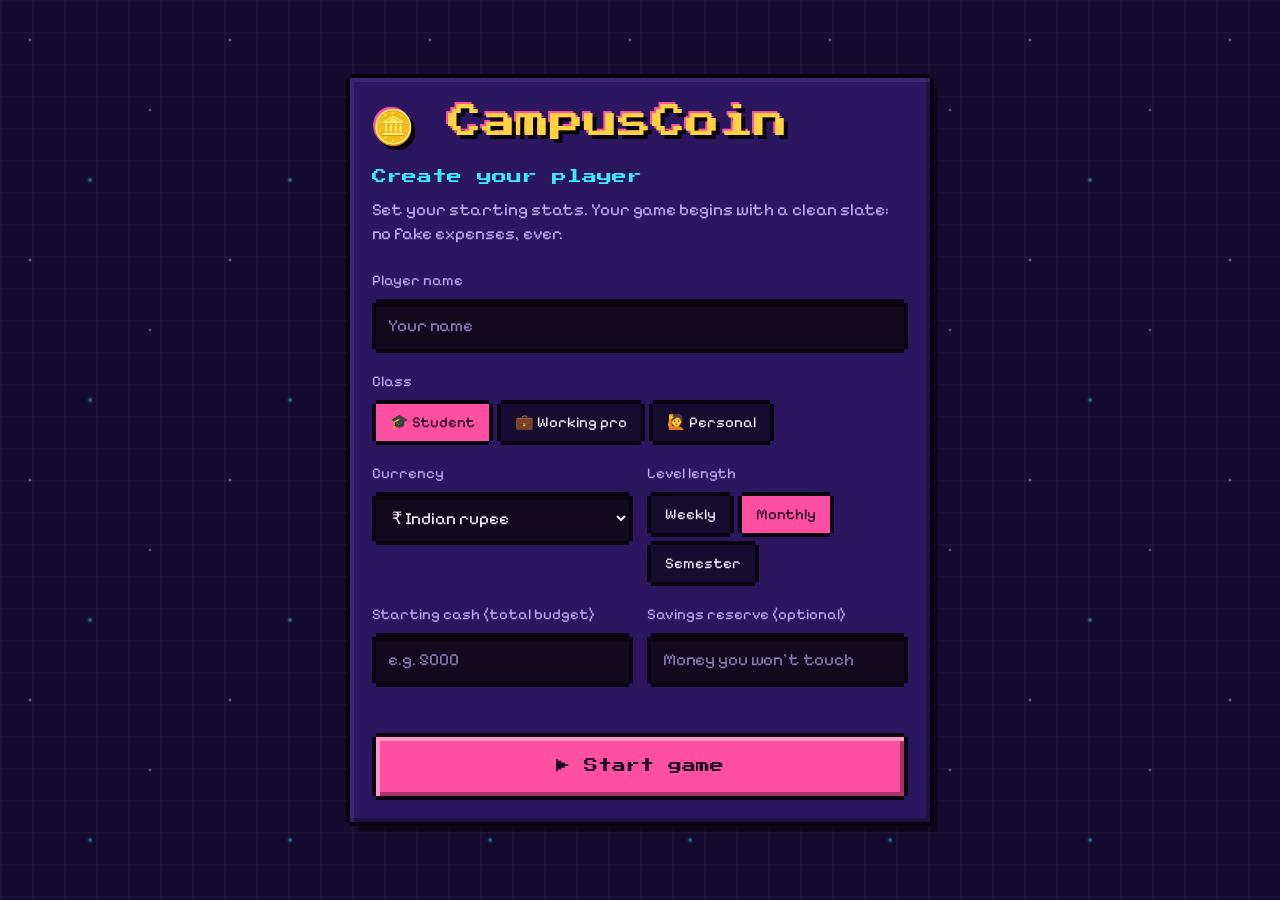
<file: index.html>
<!DOCTYPE html>
<html lang="en" data-theme="arcade">
<head>
  <link rel="manifest" href="manifest.webmanifest">
  <meta charset="UTF-8">
<meta name="viewport" content="width=device-width, initial-scale=1">
<title>CampusCoin – level up your pocket money</title>
<link rel="preconnect" href="https://fonts.googleapis.com">
<link rel="preconnect" href="https://fonts.gstatic.com" crossorigin>
<link href="https://fonts.googleapis.com/css2?family=Press+Start+2P&family=Pixelify+Sans:wght@400;500;600;700&display=swap" rel="stylesheet">
<link rel="stylesheet" href="style.css?v=2">
</head>
<body>

<!-- ===================== TITLE / SETUP ===================== -->
<div id="setup" hidden>
  <div class="card setup-card">
    <div class="title-logo">🪙 CampusCoin</div>
    <h1>Create your player</h1>
    <p class="muted" style="margin:0 0 24px">Set your starting stats. Your game begins with a clean slate: no fake expenses, ever.</p>

    <div class="field">
      <label class="f" for="s-name">Player name</label>
      <input id="s-name" type="text" maxlength="30" placeholder="Your name" autocomplete="given-name">
    </div>
    <div class="field">
      <label class="f" id="s-role-l">Class</label>
      <div class="chips" role="group" aria-labelledby="s-role-l" id="s-role">
        <button type="button" class="chip" data-v="Student" aria-pressed="true">🎓 Student</button>
        <button type="button" class="chip" data-v="Working professional" aria-pressed="false">💼 Working pro</button>
        <button type="button" class="chip" data-v="Personal use" aria-pressed="false">🙋 Personal</button>
      </div>
    </div>
    <div class="two">
      <div class="field">
        <label class="f" for="s-cur">Currency</label>
        <select id="s-cur">
          <option value="INR">₹ Indian rupee</option><option value="USD">$ US dollar</option>
          <option value="EUR">€ Euro</option><option value="GBP">£ British pound</option>
        </select>
      </div>
      <div class="field">
        <label class="f" id="s-per-l">Level length</label>
        <div class="chips" role="group" aria-labelledby="s-per-l" id="s-per">
          <button type="button" class="chip" data-v="weekly" aria-pressed="false">Weekly</button>
          <button type="button" class="chip" data-v="monthly" aria-pressed="true">Monthly</button>
          <button type="button" class="chip" data-v="semester" aria-pressed="false">Semester</button>
        </div>
      </div>
    </div>
    <div class="two">
      <div class="field">
        <label class="f" for="s-budget">Starting cash (total budget)</label>
        <input id="s-budget" type="number" inputmode="decimal" min="1" step="any" placeholder="e.g. 5000">
      </div>
      <div class="field">
        <label class="f" for="s-res">Savings reserve (optional)</label>
        <input id="s-res" type="number" inputmode="decimal" min="0" step="any" placeholder="Money you won't touch">
      </div>
    </div>
    <p class="err" id="s-err" role="alert"></p>
    <button class="btn" id="s-go" style="width:calc(100% - 8px);font-size:14px;padding:20px">▶ Start game</button>
  </div>
</div>

<!-- ===================== GAME ===================== -->
<div id="app" hidden>
  <header class="hud">
    <div class="brand"><span class="coin" aria-hidden="true">🪙</span>CampusCoin</div>
    <div class="me">
      <button class="avatar-btn" id="avatar-btn" aria-label="Customise your buddy and theme"><span id="avatar-face">🐣</span></button>
      <div class="lvl" id="lvl"></div>
      <div class="streak" id="streak" title="Days in a row you checked in and stayed under your daily allowance"></div>
      <button class="iconbtn" id="sound-btn" aria-label="Toggle sound effects">🔇</button>
      <button class="iconbtn" id="open-settings" aria-label="Settings">⚙️</button>
    </div>
  </header>

  <nav class="tabs" role="tablist" aria-label="Sections">
    <button class="tab" role="tab" data-tab="home"><span class="ti">🏠</span>Base</button>
    <button class="tab" role="tab" data-tab="charts"><span class="ti">📊</span>Stats</button>
    <button class="tab" role="tab" data-tab="quests"><span class="ti">⚔️</span>Quests<i class="dot" id="quest-dot" hidden></i></button>
    <button class="tab" role="tab" data-tab="goals"><span class="ti">🎒</span>Loot</button>
  </nav>

  <main class="panels">
    <!-- BASE -->
    <section class="panel" data-panel="home">
      <div class="stack">
        <article class="card" id="hero" aria-label="Cash HP"></article>
        <article class="card" aria-labelledby="add-h">
          <div class="row between wrap" style="margin-bottom:14px">
            <h2 id="add-h" style="margin:0">Log expense</h2>
            <button class="btn sm sun" id="nospend">Spent nothing today</button>
          </div>
          <form id="add-form" autocomplete="off" novalidate>
            <div class="two keep">
              <div class="field">
                <label class="f" for="e-amt">Amount</label>
                <input id="e-amt" type="number" inputmode="decimal" min="0.01" step="any" placeholder="0">
              </div>
              <div class="field">
                <label class="f" for="e-date">Date</label>
                <input id="e-date" type="date">
              </div>
            </div>
            <div class="field">
              <label class="f" id="e-cat-l">Category</label>
              <div class="cats" id="e-cats" role="group" aria-labelledby="e-cat-l"></div>
            </div>
            <div class="field">
              <label class="f" for="e-note">Note (optional)</label>
              <input id="e-note" type="text" maxlength="60" placeholder="Canteen lunch, auto fare, notebook…">
            </div>
            <p class="err" id="e-err" role="alert" style="margin:0 0 8px"></p>
            <button class="btn" type="submit" style="width:calc(100% - 8px)">Log it</button>
          </form>
        </article>
      </div>
      <div class="stack">
        <article class="card" aria-labelledby="tx-h">
          <div class="row between wrap">
            <h2 id="tx-h">Expense history</h2>
            <span class="small muted" id="tx-filter"></span>
          </div>
          <div id="tx"></div>
        </article>
      </div>
    </section>

    <!-- STATS -->
    <section class="panel" data-panel="charts">
      <div class="stack">
        <article class="card" id="chartCard" aria-label="Spending by category"></article>
        <article class="card" aria-labelledby="p-h"><h2 id="p-h">Rival: past you</h2><div id="past"></div></article>
      </div>
      <div class="stack">
        <article class="card" aria-labelledby="w-h"><h2 id="w-h">Last 7 days</h2><div id="week"></div></article>
        <article class="card" aria-labelledby="f-h"><h2 id="f-h">Player stats</h2><div id="facts"></div></article>
      </div>
    </section>

    <!-- QUESTS -->
    <section class="panel" data-panel="quests">
      <div class="stack">
        <article class="card" aria-labelledby="ch-h"><h2 id="ch-h">Daily loot box</h2><div id="chest"></div></article>
        <article class="card" aria-labelledby="q-h"><h2 id="q-h">Quest log</h2><div id="quests"></div></article>
      </div>
      <div class="stack">
        <article class="card" aria-labelledby="b-h"><h2 id="b-h">Trophy room</h2><div class="badges" id="badges"></div></article>
      </div>
    </section>

    <!-- LOOT -->
    <section class="panel" data-panel="goals">
      <div class="stack">
        <article class="card" aria-labelledby="g-h"><h2 id="g-h">Loot goals</h2><div id="goals"></div></article>
      </div>
      <div class="stack">
        <article class="card" aria-labelledby="ng-h">
          <h2 id="ng-h">New loot goal</h2>
          <form id="goal-form" autocomplete="off">
            <div class="field"><label class="f" for="g-name">What do you want?</label>
              <input id="g-name" type="text" maxlength="40" placeholder="Headphones, trip, laptop…"></div>
            <div class="field"><label class="f" for="g-target">Price</label>
              <input id="g-target" type="number" inputmode="decimal" min="1" step="any" placeholder="0"></div>
            <p class="err" id="g-err" role="alert" style="margin:0 0 8px"></p>
            <button class="btn" type="submit" style="width:calc(100% - 8px)">Add goal</button>
          </form>
          <p class="small muted" style="margin:18px 4px 0">Money you stash in a goal leaves your spendable balance, so it's really saved. Remove a goal and the money comes back.</p>
        </article>
      </div>
    </section>
  </main>
</div>

<!-- customise -->
<dialog id="custom">
  <h2>Customise</h2>
  <div class="field"><label class="f">World</label>
    <div class="themes" id="themes">
      <button class="theme-opt" data-theme-pick="arcade"><div class="sw"><i style="background:#150A30"></i><i style="background:#FF4FA3"></i><i style="background:#3DE8FF"></i></div>Arcade</button>
      <button class="theme-opt" data-theme-pick="forest"><div class="sw"><i style="background:#0C2016"></i><i style="background:#7BE04B"></i><i style="background:#6CD4FF"></i></div>Forest</button>
      <button class="theme-opt" data-theme-pick="space"><div class="sw"><i style="background:#060E24"></i><i style="background:#FFB629"></i><i style="background:#3DA5FF"></i></div>Space</button>
    </div>
  </div>
  <div class="field"><label class="f">Your buddy · unlock more by levelling up</label>
    <div class="avatars" id="avatars"></div></div>
  <button class="btn" id="c-close" style="width:calc(100% - 8px)">Done</button>
</dialog>

<!-- settings -->
<dialog id="settings">
  <h2>Settings</h2>
  <p class="muted small" style="margin-top:0">Starting a new level keeps your expense history, goals, XP and trophies. Only the budget and the clock reset.</p>
  <div class="two keep">
    <div class="field"><label class="f" for="n-cur">Currency</label>
      <select id="n-cur"><option value="INR">₹ Rupee</option><option value="USD">$ Dollar</option><option value="EUR">€ Euro</option><option value="GBP">£ Pound</option></select></div>
    <div class="field"><label class="f" for="n-per">Level length</label>
      <select id="n-per"><option value="weekly">Weekly</option><option value="monthly">Monthly</option><option value="semester">Semester</option></select></div>
    <div class="field"><label class="f" for="n-budget">New budget</label><input id="n-budget" type="number" min="1" step="any"></div>
    <div class="field"><label class="f" for="n-res">Savings reserve</label><input id="n-res" type="number" min="0" step="any"></div>
  </div>
  <p class="err" id="n-err" role="alert"></p>
  <div class="row wrap">
    <button class="btn" id="n-start">New level</button>
    <button class="btn ghost" id="n-close">Close</button>
  </div>
  <hr style="border:0;border-top:4px dashed var(--line);margin:24px 0">
  <button class="btn danger sm" id="n-reset">Erase save and restart</button>
</dialog>

<div id="toasts" aria-live="polite"></div>
<div id="banner" role="status" aria-live="assertive"></div>
<canvas id="confetti" hidden></canvas>

<script src="app.js"></script>
<script>
  if('serviceWorker' in navigator){
    window.addEventListener('load', () =>{
      navigator.serviceWorker.register('./sw.js')
      .then(reg => console.log('Service Worker registered! Scope:' , reg.scope))
      .catch(err => console.log('Service Worker registrtion failed:' ,  err));

    });
  }
</script>
</body>
</html>
</file>
<file: style.css>
/* =====================  GAME THEMES  ===================== */
:root,[data-theme=arcade]{
  --bg:#150A30; --panel:#2A1760; --edge:#07030F; --line:#4A2FA0;
  --ink:#F5EEFF; --ink2:#BBAAF0;
  --primary:#FF4FA3; --on-primary:#1A0620; --accent:#3DE8FF;
  --good:#5BFF8A; --warn:#FFD23F; --bad:#FF5A5F; --xp:#B388FF; --dark:#12091F;
}
[data-theme=forest]{
  --bg:#0C2016; --panel:#1B4030; --edge:#04100A; --line:#2F7A52;
  --ink:#EFFFE8; --ink2:#A9D6B0;
  --primary:#7BE04B; --on-primary:#0A1F0A; --accent:#6CD4FF;
  --good:#7BE04B; --warn:#FFD23F; --bad:#FF6B5E; --xp:#6CD4FF; --dark:#0A1F0A;
}
[data-theme=space]{
  --bg:#060E24; --panel:#112250; --edge:#030816; --line:#2A4BA8;
  --ink:#EAF2FF; --ink2:#9DB4E0;
  --primary:#FFB629; --on-primary:#241500; --accent:#3DA5FF;
  --good:#46F0B0; --warn:#FFB629; --bad:#FF6B81; --xp:#A78BFA; --dark:#050B1E;
}
:root{
  --pixel:'Press Start 2P','Courier New',monospace;
  --body:'Pixelify Sans','Courier New',ui-monospace,monospace;
  --pxedge:0 -4px 0 0 var(--edge),0 4px 0 0 var(--edge),-4px 0 0 0 var(--edge),4px 0 0 0 var(--edge);
  --bevel:inset 4px 4px 0 0 rgba(255,255,255,.08),inset -4px -4px 0 0 rgba(0,0,0,.28);
  --shade:color-mix(in srgb,var(--panel) 50%,#000);
}

*{box-sizing:border-box}
html{scroll-behavior:smooth}
body{
  margin:0;color:var(--ink);font-family:var(--body);font-size:17px;line-height:1.4;-webkit-font-smoothing:none;
  background-color:var(--bg);
  background-image:
    radial-gradient(2px 2px at 30px 40px,rgba(255,255,255,.55),transparent),
    radial-gradient(2px 2px at 150px 110px,rgba(255,255,255,.4),transparent),
    radial-gradient(3px 3px at 90px 180px,color-mix(in srgb,var(--accent) 60%,transparent),transparent),
    linear-gradient(rgba(255,255,255,.035) 2px,transparent 2px),
    linear-gradient(90deg,rgba(255,255,255,.035) 2px,transparent 2px);
  background-size:200px 220px,200px 220px,200px 220px,32px 32px,32px 32px;
}
[hidden]{display:none!important}
button,input,select{font:inherit;color:inherit}
button{cursor:pointer}
:focus-visible{outline:4px solid var(--accent);outline-offset:4px}
h1,h2,h3{font-family:var(--pixel);margin:0;font-weight:400;line-height:1.5}
.muted{color:var(--ink2)} .small{font-size:15px}
.row{display:flex;align-items:center;gap:10px} .between{justify-content:space-between} .wrap{flex-wrap:wrap}

/* panels */
.card{background:var(--panel);padding:22px;margin:4px;box-shadow:var(--pxedge),8px 10px 0 0 rgba(0,0,0,.4),var(--bevel)}
.card h2{font-size:13px;color:var(--warn);text-shadow:2px 2px 0 var(--edge);margin-bottom:18px;letter-spacing:.02em}

/* buttons */
.btn{
  border:0;background:var(--primary);color:var(--on-primary);font-family:var(--pixel);font-size:12px;padding:15px 20px;
  box-shadow:var(--pxedge),inset 4px 4px 0 0 color-mix(in srgb,var(--primary) 60%,#fff),inset -4px -4px 0 0 color-mix(in srgb,var(--primary) 65%,#000);
  transition:transform .06s;margin:4px;
}
.btn:hover{filter:brightness(1.1)}
.btn:active{transform:translateY(4px)}
.btn:disabled{opacity:.45;cursor:not-allowed;filter:none;transform:none}
.btn.sm{font-size:10px;padding:10px 12px}
.btn.sun{background:var(--warn);color:#2A1E00;box-shadow:var(--pxedge),inset 4px 4px 0 0 #FFF0A8,inset -4px -4px 0 0 #B88900}
.btn.ghost{background:var(--shade);color:var(--ink);box-shadow:var(--pxedge),inset 4px 4px 0 0 rgba(255,255,255,.12),inset -4px -4px 0 0 rgba(0,0,0,.35)}
.btn.danger{background:var(--bad);color:var(--dark);box-shadow:var(--pxedge),inset 4px 4px 0 0 #FFB3B6,inset -4px -4px 0 0 #A3262B}
.link{background:none;border:0;color:var(--accent);text-decoration:underline;padding:4px;font-size:15px}

/* fields */
label.f{display:block;font-size:15px;margin-bottom:8px;color:var(--ink2)}
input[type=text],input[type=number],input[type=date],select{
  width:calc(100% - 8px);margin:4px;border:0;border-radius:0;padding:11px 12px;background:var(--dark);color:var(--ink);font-size:17px;
  box-shadow:var(--pxedge),inset 0 4px 0 0 rgba(0,0,0,.45);
}
input:focus,select:focus{outline:none;box-shadow:0 -4px 0 0 var(--accent),0 4px 0 0 var(--accent),-4px 0 0 0 var(--accent),4px 0 0 0 var(--accent),inset 0 4px 0 0 rgba(0,0,0,.45)}
input::placeholder{color:color-mix(in srgb,var(--ink2) 70%,transparent)}
input[type=date]{color-scheme:dark}
.field{margin-bottom:18px}
.two{display:grid;grid-template-columns:1fr 1fr;gap:14px}
.chips{display:flex;flex-wrap:wrap;gap:12px;padding:4px}
.chip{border:0;background:var(--shade);color:var(--ink);padding:8px 14px;font-size:15px;box-shadow:var(--pxedge)}
.chip[aria-pressed=true]{background:var(--primary);color:var(--on-primary)}
.err{color:var(--bad);font-size:15px;min-height:22px;margin:6px 0 0}

/* setup */
#setup{min-height:100vh;display:grid;place-items:center;padding:28px 20px}
.setup-card{width:100%;max-width:580px}
.title-logo{font-family:var(--pixel);font-size:clamp(22px,6vw,34px);color:var(--warn);text-shadow:4px 4px 0 var(--edge),-2px -2px 0 var(--primary);line-height:1.3}
.setup-card h1{font-size:15px;color:var(--accent);margin:22px 0 10px}
.blink{animation:blink 1.1s steps(2,start) infinite}
@keyframes blink{50%{opacity:0}}

/* HUD header */
.hud{max-width:1180px;margin:22px auto 0;padding:14px 18px;display:flex;align-items:center;justify-content:space-between;gap:14px;flex-wrap:wrap;
  background:var(--panel);box-shadow:var(--pxedge),8px 10px 0 0 rgba(0,0,0,.4),var(--bevel);width:calc(100% - 48px)}
.brand{display:flex;align-items:center;gap:12px;font-family:var(--pixel);font-size:15px;color:var(--warn);text-shadow:3px 3px 0 var(--edge)}
.coin{font-size:26px;text-shadow:none;animation:spin 3s steps(6) infinite}
@keyframes spin{0%,100%{transform:scaleX(1)}50%{transform:scaleX(.15)}}
.me{display:flex;align-items:center;gap:14px;flex:1;min-width:260px;justify-content:flex-end}
.avatar-btn{width:58px;height:58px;border:0;background:var(--dark);display:grid;place-items:center;padding:0;font-size:32px;flex:none;box-shadow:var(--pxedge),inset 0 4px 0 rgba(0,0,0,.4);margin:4px}
.lvl{min-width:180px;max-width:280px;flex:1}
.lvl b{font-family:var(--pixel);font-size:10px;font-weight:400;display:block;line-height:1.5;color:var(--ink)}
.streak{background:var(--warn);color:#2A1E00;padding:8px 12px;font-family:var(--pixel);font-size:12px;white-space:nowrap;box-shadow:var(--pxedge);margin:4px}
.iconbtn{border:0;background:var(--shade);width:46px;height:46px;font-size:20px;box-shadow:var(--pxedge);margin:4px}
.iconbtn:active{transform:translateY(3px)}

/* striped pixel bars (xp, hp, quests, goals) */
.xpbar,.mini,.qbar,.hp,.vs .bar{background:var(--dark);box-shadow:var(--pxedge),inset 0 4px 0 rgba(0,0,0,.45);position:relative;margin-left:4px;margin-right:4px}
.xpbar{height:16px;margin-top:8px;margin-bottom:6px}
.mini{height:16px;margin-top:10px;margin-bottom:6px}
.qbar{height:12px;margin-top:10px;max-width:230px}
.xpfill,.mini>i,.qbar>i,.hp-fill{
  display:block;height:100%;transition:width .5s steps(12);
  background-image:repeating-linear-gradient(90deg,transparent 0 12px,rgba(0,0,0,.3) 12px 14px),linear-gradient(rgba(255,255,255,.35) 0 4px,transparent 4px);
}
.xpfill{background-color:var(--xp)}
.mini>i{background-color:var(--good)} .mini>i.over{background-color:var(--bad)}
.qbar>i{background-color:var(--xp)}

/* tabs */
.tabs{max-width:1180px;margin:24px auto 0;padding:0 24px;display:flex;gap:16px;flex-wrap:wrap}
.tab{position:relative;border:0;background:var(--shade);color:var(--ink2);padding:12px 18px;font-family:var(--pixel);font-size:11px;display:flex;align-items:center;gap:9px;box-shadow:var(--pxedge);margin:4px}
.tab .ti{font-size:18px}
.tab[aria-selected=true]{background:var(--primary);color:var(--on-primary)}
.dot{position:absolute;top:-8px;right:-8px;width:16px;height:16px;background:var(--bad);box-shadow:0 0 0 4px var(--edge);animation:blink 1s steps(2,start) infinite}
@media(max-width:760px){
  body{padding-bottom:96px}
  .hud{width:calc(100% - 32px)}
  .tabs{position:fixed;left:0;right:0;bottom:0;margin:0;padding:12px 14px calc(12px + env(safe-area-inset-bottom,0px));background:var(--panel);box-shadow:0 -4px 0 0 var(--edge);z-index:30;justify-content:space-around;gap:6px;flex-wrap:nowrap}
  .tab{flex-direction:column;gap:4px;padding:8px 8px;font-size:8px;flex:1;justify-content:center;margin:0}
  .tab .ti{font-size:22px}
  .two{grid-template-columns:1fr}
  .two.keep{grid-template-columns:1fr 1fr}
}

/* layout */
.panels{max-width:1180px;margin:22px auto 70px;padding:0 20px}
.panel{display:none;grid-template-columns:minmax(0,1fr) minmax(0,1fr);gap:30px;align-items:start}
.panel.on{display:grid}
.stack{display:grid;gap:30px}
@media(max-width:880px){.panel{grid-template-columns:1fr}}

/* hero */
.buddy-row{display:flex;gap:18px;align-items:center;margin-bottom:22px}
.buddy{position:relative;flex:none;width:84px;height:84px;background:var(--dark);display:grid;place-items:center;font-size:46px;margin:4px;
  box-shadow:0 -4px 0 0 var(--mood),0 4px 0 0 var(--mood),-4px 0 0 0 var(--mood),4px 0 0 0 var(--mood),inset 0 4px 0 rgba(0,0,0,.4)}
.buddy .mood{position:absolute;right:-12px;bottom:-12px;font-size:22px;background:var(--panel);width:34px;height:34px;display:grid;place-items:center;box-shadow:var(--pxedge)}
.buddy:not(.static){animation:bob 1.6s steps(2) infinite}
@keyframes bob{50%{transform:translateY(-4px)}}
.bubble{position:relative;background:var(--dark);padding:12px 16px;font-size:17px;box-shadow:var(--pxedge);margin:4px}
.bubble::before{content:"";position:absolute;left:-14px;top:50%;margin-top:-6px;width:8px;height:12px;background:var(--dark);box-shadow:-4px 0 0 var(--dark)}
.hp-label{font-family:var(--pixel);font-size:12px;color:var(--bad)}
.lives{font-size:20px;letter-spacing:2px}
.lives .off{filter:grayscale(1) brightness(.5)}
.hp-num{font-family:var(--pixel);font-size:clamp(24px,6vw,36px);margin:14px 0 6px;color:var(--ink);text-shadow:4px 4px 0 var(--edge);line-height:1.3}
.hp{height:34px;margin-top:14px;margin-bottom:10px}
.hp-fill{background-color:var(--good)}
.hp-fill.mid{background-color:var(--warn)} .hp-fill.low{background-color:var(--bad)}
.stats{display:grid;grid-template-columns:repeat(4,1fr);gap:16px;margin-top:20px}
.stat{background:var(--dark);padding:10px 12px;box-shadow:var(--pxedge);margin:4px}
.stat span{display:block;font-size:14px;color:var(--ink2)}
.stat b{display:block;font-family:var(--pixel);font-weight:400;font-size:11px;margin-top:6px;overflow:hidden;text-overflow:ellipsis;line-height:1.5}
@media(max-width:560px){.stats{grid-template-columns:1fr 1fr}}
.today{margin-top:22px;padding-top:16px;border-top:4px dashed var(--line)}
.today b{font-family:var(--pixel);font-weight:400;font-size:11px}
.banner{background:var(--warn);color:#2A1E00;padding:12px 14px;margin-top:16px;box-shadow:var(--pxedge)}

/* log expense */
.cats{display:grid;grid-template-columns:repeat(3,1fr);gap:14px;padding:4px}
@media(min-width:520px){.cats{grid-template-columns:repeat(6,1fr)}}
@media(min-width:881px) and (max-width:1100px){.cats{grid-template-columns:repeat(3,1fr)}}
.cat{border:0;background:var(--shade);padding:9px 2px;text-align:center;font-size:13px;box-shadow:var(--pxedge)}
.cat span{display:block;font-size:22px;line-height:1.3}
.cat[aria-pressed=true]{background:var(--primary);color:var(--on-primary)}

/* history */
.tx{display:flex;align-items:center;gap:14px;padding:12px 0;border-top:4px dotted var(--line)}
.tx:first-child{border-top:0;padding-top:0}
.tx .ic{width:46px;height:46px;display:grid;place-items:center;font-size:22px;flex:none;box-shadow:var(--pxedge);margin:4px}
.tx .mid{flex:1;min-width:0}
.tx .mid b{display:block;white-space:nowrap;overflow:hidden;text-overflow:ellipsis;font-weight:600}
.tx .amt{font-family:var(--pixel);font-size:11px;white-space:nowrap;color:var(--bad)}
.x{border:0;background:none;font-size:18px;color:var(--ink2);padding:4px 8px}
.x:hover{color:var(--bad)}
.empty{text-align:center;padding:22px 8px;color:var(--ink2)}
.empty big{display:block;font-size:38px;margin-bottom:8px}

/* charts */
.seg{display:inline-flex;gap:10px;padding:4px}
.seg button{border:0;background:var(--shade);color:var(--ink2);padding:7px 12px;font-family:var(--pixel);font-size:9px;box-shadow:var(--pxedge)}
.seg button[aria-pressed=true]{background:var(--primary);color:var(--on-primary)}
.chart{display:flex;gap:22px;align-items:center;flex-wrap:wrap;justify-content:center;margin-top:10px}
.pie{width:230px;height:230px;position:relative;flex:none}
.pie svg{width:100%;height:100%;overflow:visible}
.pie path{stroke:var(--edge);stroke-width:2.6;cursor:pointer;transform-origin:60px 60px;transition:transform .12s steps(2),opacity .12s}
.pie path:hover,.pie path.on{transform:scale(1.05)}
.pie.dim path:not(.on){opacity:.35}
.pie-c{position:absolute;inset:0;display:grid;place-content:center;text-align:center;pointer-events:none}
.pie-c b{font-family:var(--pixel);font-weight:400;font-size:12px;margin-top:4px}
.legend{display:grid;gap:6px;flex:1;min-width:160px}
.lg{display:flex;align-items:center;gap:10px;background:none;border:0;text-align:left;padding:5px 8px;font-size:16px}
.lg:hover,.lg.on{background:var(--dark)}
.lg i{width:16px;height:16px;flex:none;box-shadow:0 0 0 3px var(--edge)}
.lg span:last-child{margin-left:auto;color:var(--ink2)}
.readout{margin-top:18px;text-align:center;color:var(--ink2);min-height:24px;font-size:16px}
.hbars{display:grid;gap:14px;margin-top:10px}
.hb{display:grid;grid-template-columns:104px 1fr auto;gap:12px;align-items:center;background:none;border:0;padding:0;text-align:left;font-size:15px}
.hb .tr{height:18px;background:var(--dark);box-shadow:var(--pxedge);margin:0 4px}
.hb .tr i{display:block;height:100%;transition:width .5s steps(10)}
.hb.on .tr{box-shadow:0 -4px 0 0 var(--accent),0 4px 0 0 var(--accent),-4px 0 0 0 var(--accent),4px 0 0 0 var(--accent)}

.wplot{position:relative;height:160px;display:flex;gap:12px;align-items:flex-end;margin:10px 4px 0;padding-top:6px}
.wcol{flex:1;height:100%;display:flex;align-items:flex-end}
.wbar{width:100%;background:var(--primary);min-height:4px;opacity:.6;box-shadow:var(--pxedge);transition:height .5s steps(10)}
.wbar.today{opacity:1}
.wbar.over{background:var(--bad)}
.wline{position:absolute;left:0;right:0;border-top:4px dashed var(--good);pointer-events:none}
.wlab{display:grid;grid-template-columns:repeat(7,1fr);gap:12px;text-align:center;margin:12px 4px 0;font-size:14px;color:var(--ink2)}
.wlab small{display:block;font-size:13px}
.legend-note{display:flex;gap:16px;flex-wrap:wrap;margin-top:14px;font-size:14px;color:var(--ink2)}
.legend-note i{display:inline-block;width:18px;height:0;border-top:4px dashed var(--good);vertical-align:middle;margin-right:6px}

.facts{display:grid;grid-template-columns:1fr 1fr;gap:16px}
.fact{background:var(--dark);padding:12px 14px;box-shadow:var(--pxedge);margin:4px}
.fact span{font-size:14px;color:var(--ink2);display:block}
.fact b{display:block;font-family:var(--pixel);font-weight:400;font-size:11px;margin:6px 0 2px;overflow:hidden;text-overflow:ellipsis;white-space:nowrap;line-height:1.6}

.vs{display:grid;gap:16px;margin:8px 0}
.vs .bar{height:34px;margin:0 4px}
.vs .bar i{display:block;height:100%;transition:width .5s steps(10)}
.vs .bar span{position:absolute;left:12px;top:0;line-height:34px;font-size:15px;color:var(--ink);text-shadow:2px 2px 0 var(--edge)}

/* quests / loot box */
.chest{display:flex;align-items:center;gap:18px;background:var(--dark);padding:16px;margin:4px;box-shadow:var(--pxedge)}
.chest .big{font-size:50px;line-height:1}
.chest.ready .big{animation:wiggle 1.2s steps(4) infinite}
@keyframes wiggle{0%,100%{transform:rotate(0)}25%{transform:rotate(-10deg)}75%{transform:rotate(10deg)}}
.chest b{font-family:var(--pixel);font-weight:400;font-size:11px;line-height:1.6}
.quest{display:flex;gap:14px;align-items:center;padding:14px 0;border-top:4px dotted var(--line)}
.quest:first-of-type{border-top:0;padding-top:4px}
.quest .q{flex:1;min-width:0}
.quest .q b{display:block;font-weight:600}
.tag{display:inline-block;font-size:13px;background:var(--dark);padding:1px 9px;margin-right:8px;color:var(--accent)}
.done-tag{color:var(--good);font-family:var(--pixel);font-size:9px;white-space:nowrap;line-height:1.5}

/* goals */
.goal{background:var(--dark);padding:16px;margin:4px 4px 22px;box-shadow:var(--pxedge)}
.goal.reached{box-shadow:0 -4px 0 0 var(--good),0 4px 0 0 var(--good),-4px 0 0 0 var(--good),4px 0 0 0 var(--good)}
.goal-add{display:flex;gap:8px;margin-top:14px;align-items:center}
.goal-add input{margin:4px;padding:8px 10px}

/* trophies */
.badges{display:grid;grid-template-columns:repeat(auto-fill,minmax(122px,1fr));gap:16px;padding:4px}
.badge{padding:14px 8px;text-align:center;background:var(--dark);box-shadow:var(--pxedge)}
.badge .e{font-size:30px;display:block}
.badge b{display:block;font-size:15px;line-height:1.2;margin-top:6px;font-weight:600}
.badge small{display:block;color:var(--ink2);font-size:13px;line-height:1.25;margin-top:4px}
.badge.on{box-shadow:0 -4px 0 0 var(--warn),0 4px 0 0 var(--warn),-4px 0 0 0 var(--warn),4px 0 0 0 var(--warn)}
.badge.locked .e{filter:grayscale(1) brightness(.6)}
.badge.locked{opacity:.8}

/* customise */
.themes{display:grid;grid-template-columns:repeat(3,1fr);gap:16px;padding:4px}
.theme-opt{border:0;background:var(--dark);padding:10px;font-family:var(--pixel);font-size:9px;text-align:center;box-shadow:var(--pxedge);line-height:1.6}
.theme-opt[aria-pressed=true]{box-shadow:0 -4px 0 0 var(--warn),0 4px 0 0 var(--warn),-4px 0 0 0 var(--warn),4px 0 0 0 var(--warn)}
.sw{display:flex;height:26px;margin-bottom:8px}
.sw i{flex:1}
.avatars{display:grid;grid-template-columns:repeat(4,1fr);gap:14px;padding:4px}
.av{border:0;background:var(--dark);padding:10px 2px;text-align:center;font-size:13px;box-shadow:var(--pxedge)}
.av span{display:block;font-size:32px;line-height:1.3}
.av[aria-pressed=true]{box-shadow:0 -4px 0 0 var(--warn),0 4px 0 0 var(--warn),-4px 0 0 0 var(--warn),4px 0 0 0 var(--warn)}
.av:disabled{opacity:.5;cursor:not-allowed}
.av:disabled span{filter:grayscale(1)}

/* toasts, banner, dialog */
#toasts{position:fixed;right:18px;top:18px;display:grid;gap:12px;z-index:60;max-width:calc(100vw - 36px);pointer-events:none}
.toast{background:var(--dark);color:var(--ink);padding:10px 16px;font-size:16px;box-shadow:var(--pxedge),6px 6px 0 rgba(0,0,0,.4);animation:pop .2s steps(3)}
.toast.good{color:var(--good)} .toast.bad{color:var(--bad)} .toast.up{color:var(--xp)}
@keyframes pop{from{transform:translateY(-12px);opacity:0}to{transform:none;opacity:1}}
#banner{position:fixed;inset:0;display:grid;place-items:center;z-index:80;pointer-events:none}
.ban{background:var(--panel);padding:28px 34px;text-align:center;max-width:calc(100vw - 40px);box-shadow:var(--pxedge),10px 12px 0 0 rgba(0,0,0,.5),var(--bevel);animation:slam .5s steps(5)}
.ban .bi{font-size:44px}
.ban h3{font-size:clamp(16px,4.5vw,28px);color:var(--warn);text-shadow:4px 4px 0 var(--edge);margin:10px 0}
.ban p{margin:0;font-size:18px;color:var(--ink)}
@keyframes slam{0%{transform:scale(2.4);opacity:0}70%{transform:scale(.94);opacity:1}100%{transform:scale(1)}}
dialog{border:0;padding:26px;max-width:520px;width:calc(100% - 40px);background:var(--panel);color:var(--ink);box-shadow:var(--pxedge),10px 12px 0 0 rgba(0,0,0,.5),var(--bevel)}
dialog::backdrop{background:rgba(5,2,15,.7)}
dialog h2{font-size:15px;color:var(--warn);margin-bottom:12px}
#confetti{position:fixed;inset:0;width:100%;height:100%;pointer-events:none;z-index:90}
@media(prefers-reduced-motion:reduce){*{transition:none!important;animation:none!important;scroll-behavior:auto!important}}
</file>
